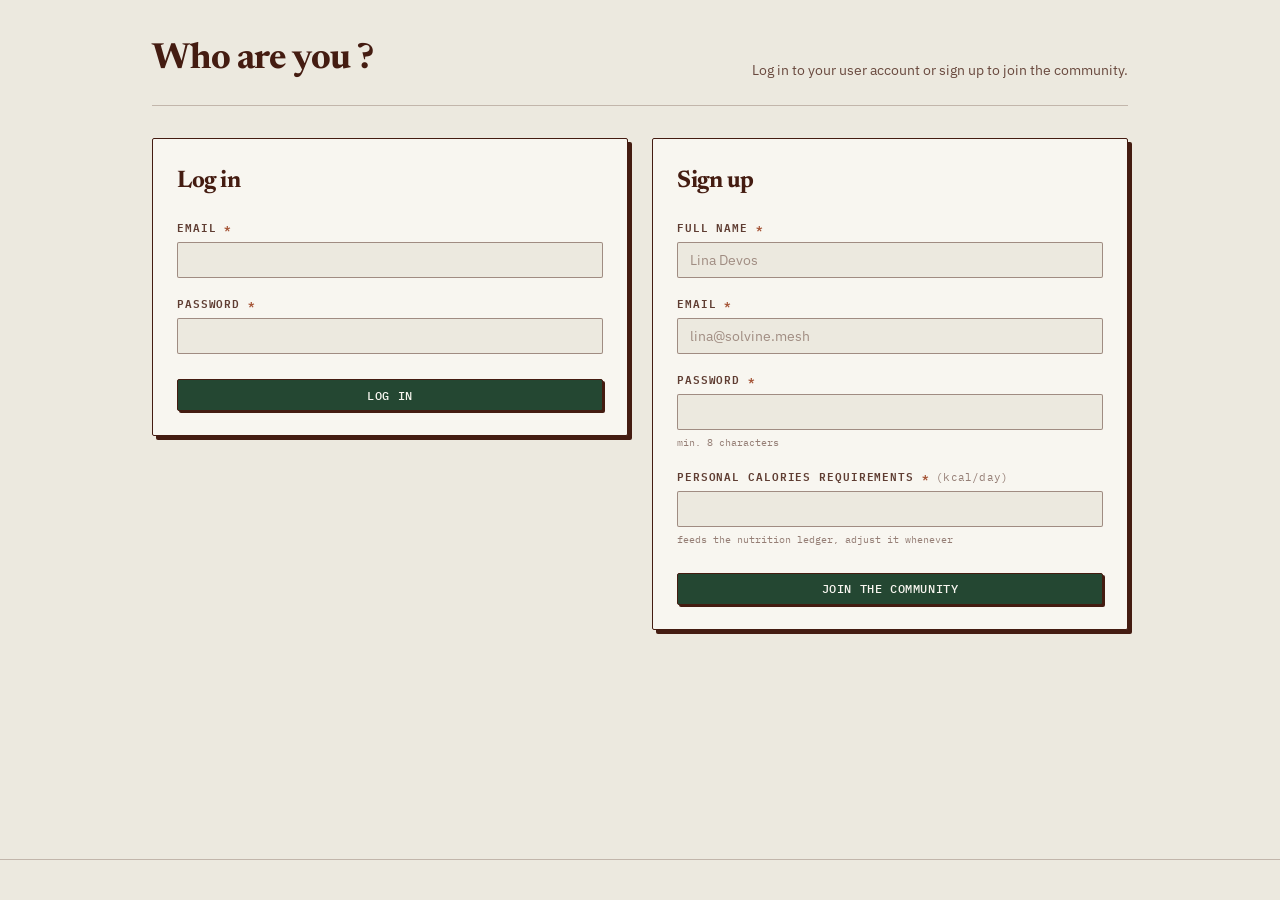
<file: web/login/index.html>
<!DOCTYPE html>
<html lang="en">
<head>
  <meta charset="UTF-8">
  <meta name="viewport" content="width=device-width, initial-scale=1.0">
  <title>SolarHub</title>

  <!-- Typography -->
  <link rel="preconnect" href="https://fonts.googleapis.com">
  <link rel="preconnect" href="https://fonts.gstatic.com" crossorigin>
  <link href="https://fonts.googleapis.com/css2?family=IBM+Plex+Mono:wght@400;500;600&family=IBM+Plex+Sans:wght@400;500;600&family=Newsreader:opsz,wght@6..72,600;6..72,700&display=swap" rel="stylesheet">

  <link rel="stylesheet" href="/web/login/signin.css">
</head>
<body>

  <main class="container main-content">
    <header class="page-header">
      <div>
        <h1 class="page-title">Who are you ?</h1>
      </div>
      <p class="page-lead">
        Log in to your user account or sign up to join the community.
      </p>
    </header>

    <div class="auth-grid">
      <!-- Returning members -->
      <section class="panel" aria-labelledby="login-title">
        <h2 id="login-title" class="panel-title">Log in</h2>
        <form id="login-form" novalidate>
          <div class="field">
            <label for="login-email">Email <span class="req" aria-hidden="true">*</span></label>
            <input type="email" id="login-email" name="email" required autocomplete="email">
          </div>
          <div class="field">
            <label for="login-password">Password <span class="req" aria-hidden="true">*</span></label>
            <input type="password" id="login-password" name="password" required autocomplete="current-password">
          </div>
          <button type="submit" class="btn btn-submit">Log in</button>
          <p class="form-status" id="login-status" hidden></p>
        </form>
      </section>

      <!-- New members: fields are rendered by signin.js from SIGNUP_FIELDS -->
      <section class="panel" aria-labelledby="signup-title">
        <h2 id="signup-title" class="panel-title">Sign up</h2>
        <form id="signup-form" novalidate>
          <!-- Injected by signin.js -->
        </form>
      </section>
    </div>
  </main>

  <footer class="site-footer">

  </footer>

  <script src="/web/login/signin.js"></script>
</body>
</html>
</file>
<file: web/login/signin.css>
/* =========================================
   VARIABLES & PALETTE (DARK RUST INK)
   —— same tokens as the Almanac edition
   ========================================= */
:root {
  --paper: #ECE9DF;
  --card: #F8F6F0;
  --ink: #441C11;
  --forest: #244732;
  --sage: #5A7432;
  --ochre: #DFB548;
  --rust: #A65638;
  --sky: #4A8DB0;

  --font-serif: 'Newsreader', Georgia, serif;
  --font-sans: 'IBM Plex Sans', -apple-system, BlinkMacSystemFont, sans-serif;
  --font-mono: 'IBM Plex Mono', monospace;
}

/* =========================================
   BASE & GRAPH PAPER TEXTURE
   ========================================= */
*, *::before, *::after {
  box-sizing: border-box;
  margin: 0;
  padding: 0;
}

body {
  background-color: var(--paper);
  color: var(--ink);
  font-family: var(--font-sans);
  line-height: 1.5;
  -webkit-font-smoothing: antialiased;
  min-height: 100vh;
  display: flex;
  flex-direction: column;
}

.container {
  max-width: 1024px;
  width: 100%;
  margin: 0 auto;
  padding: 0 1.5rem;
}

/* =========================================
   NAVIGATION BAR (REGISTRY)
   ========================================= */
.navbar {
  position: sticky;
  top: 0;
  z-index: 10;
  background-color: rgba(236, 233, 223, 1);
  border-bottom: 2px solid var(--ink);
  padding: 0.85rem 0;
}

.navbar-inner {
  display: flex;
  justify-content: space-between;
  align-items: center;
  gap: 1rem;
}

.brand {
  display: flex;
  align-items: center;
  gap: 0.75rem;
}

.brand-dot {
  width: 12px;
  height: 12px;
  background-color: var(--ochre);
  border: 1px solid var(--ink);
  display: inline-block;
}

.brand-title {
  font-family: var(--font-serif);
  font-size: 1.25rem;
  font-weight: 700;
  letter-spacing: -0.02em;
  color: var(--ink);
}

.brand-subtitle {
  font-family: var(--font-mono);
  font-size: 0.7rem;
  text-transform: uppercase;
  letter-spacing: 0.06em;
  color: rgba(68, 28, 17, 0.7);
  border-left: 1px solid rgba(68, 28, 17, 0.28);
  padding-left: 0.75rem;
}

/* =========================================
   PAGE SCAFFOLDING
   ========================================= */
.main-content {
  padding-top: 2.5rem;
  padding-bottom: 3.5rem;
  flex: 1;
}

.page-header {
  display: flex;
  flex-wrap: wrap;
  justify-content: space-between;
  align-items: flex-end;
  gap: 1rem;
  padding-bottom: 1.5rem;
  margin-bottom: 2rem;
  border-bottom: 1px solid rgba(68, 28, 17, 0.25);
}

.eyebrow {
  font-family: var(--font-mono);
  font-size: 0.75rem;
  font-weight: 600;
  text-transform: uppercase;
  letter-spacing: 0.1em;
  color: var(--sage);
  margin-bottom: 0.25rem;
}

.page-title {
  font-family: var(--font-serif);
  font-size: 2.25rem;
  font-weight: 700;
  line-height: 1.15;
  letter-spacing: -0.02em;
}

.page-lead {
  font-size: 0.875rem;
  color: rgba(68, 28, 17, 0.78);
  max-width: 28rem;
}

/* two panels side by side, one column on small screens */
.auth-grid {
  display: grid;
  grid-template-columns: repeat(2, 1fr);
  gap: 1.5rem;
  align-items: start;
}

@media (max-width: 820px) {
  .auth-grid { grid-template-columns: 1fr; }
}

.panel {
  background-color: var(--card);
  border: 1px solid var(--ink);
  border-radius: 2px;
  padding: 1.5rem;
  box-shadow: 4px 4px 0px var(--ink);
}

.panel-title {
  font-family: var(--font-serif);
  font-size: 1.5rem;
  font-weight: 700;
  letter-spacing: -0.02em;
  margin-bottom: 1.25rem;
}

/* =========================================
   FORMS
   ========================================= */
.field {
  margin-bottom: 1.1rem;
}

.field label {
  display: block;
  font-family: var(--font-mono);
  font-size: 0.7rem;
  font-weight: 600;
  text-transform: uppercase;
  letter-spacing: 0.08em;
  color: rgba(68, 28, 17, 0.85);
  margin-bottom: 0.35rem;
}

.req {
  color: var(--rust);
}

.field-unit {
  font-family: var(--font-mono);
  font-size: 0.7rem;
  font-weight: 400;
  text-transform: lowercase;
  letter-spacing: 0.02em;
  color: rgba(68, 28, 17, 0.55);
  margin-left: 0.4rem;
}

.field input,
.field textarea,
.field select {
  width: 100%;
  font-family: var(--font-sans);
  font-size: 0.875rem;
  color: var(--ink);
  background-color: var(--paper);
  border: 1px solid rgba(68, 28, 17, 0.45);
  border-radius: 2px;
  padding: 0.5rem 0.75rem;
}

.field textarea {
  resize: vertical;
  min-height: 4.5rem;
}

.field input:focus-visible,
.field textarea:focus-visible,
.field select:focus-visible {
  outline: 2px solid var(--forest);
  outline-offset: 1px;
}

.field input::placeholder,
.field textarea::placeholder {
  color: rgba(68, 28, 17, 0.45);
}

.field-hint {
  font-family: var(--font-mono);
  font-size: 0.65rem;
  color: rgba(68, 28, 17, 0.55);
  margin-top: 0.3rem;
}

.btn {
  background-color: var(--forest);
  color: var(--card);
  border: 1px solid var(--ink);
  border-radius: 2px;
  padding: 0.45rem 1rem;
  font-family: var(--font-mono);
  font-size: 0.75rem;
  font-weight: 500;
  text-transform: uppercase;
  letter-spacing: 0.05em;
  cursor: pointer;
  text-decoration: none;
  box-shadow: 2px 2px 0px var(--ink);
  display: inline-flex;
  align-items: center;
  gap: 0.5rem;
}

.btn:active {
  transform: translate(1px, 1px);
  box-shadow: none;
}

.btn-submit {
  width: 100%;
  justify-content: center;
  margin-top: 0.5rem;
}

/* status line under each form: sage when ok, rust when not */
.form-status {
  font-family: var(--font-mono);
  font-size: 0.75rem;
  line-height: 1.5;
  margin-top: 1rem;
  padding-top: 0.75rem;
  border-top: 1px solid rgba(68, 28, 17, 0.18);
}

.form-status.is-ok {
  color: var(--sage);
  font-weight: 600;
}

.form-status.is-error {
  color: var(--rust);
  font-weight: 600;
}

/* =========================================
   FOOTER
   ========================================= */
.site-footer {
  border-top: 1px solid rgba(68, 28, 17, 0.25);
  padding: 1.25rem 0;
  font-family: var(--font-mono);
  font-size: 0.7rem;
  color: rgba(68, 28, 17, 0.68);
}

.footer-inner {
  display: flex;
  justify-content: space-between;
  flex-wrap: wrap;
  gap: 0.5rem;
}

/* =========================================
   RESPONSIVE (MOBILE)
   ========================================= */
@media (max-width: 600px) {
  .brand-subtitle { display: none; }
  .page-title { font-size: 1.85rem; }
}
</file>
